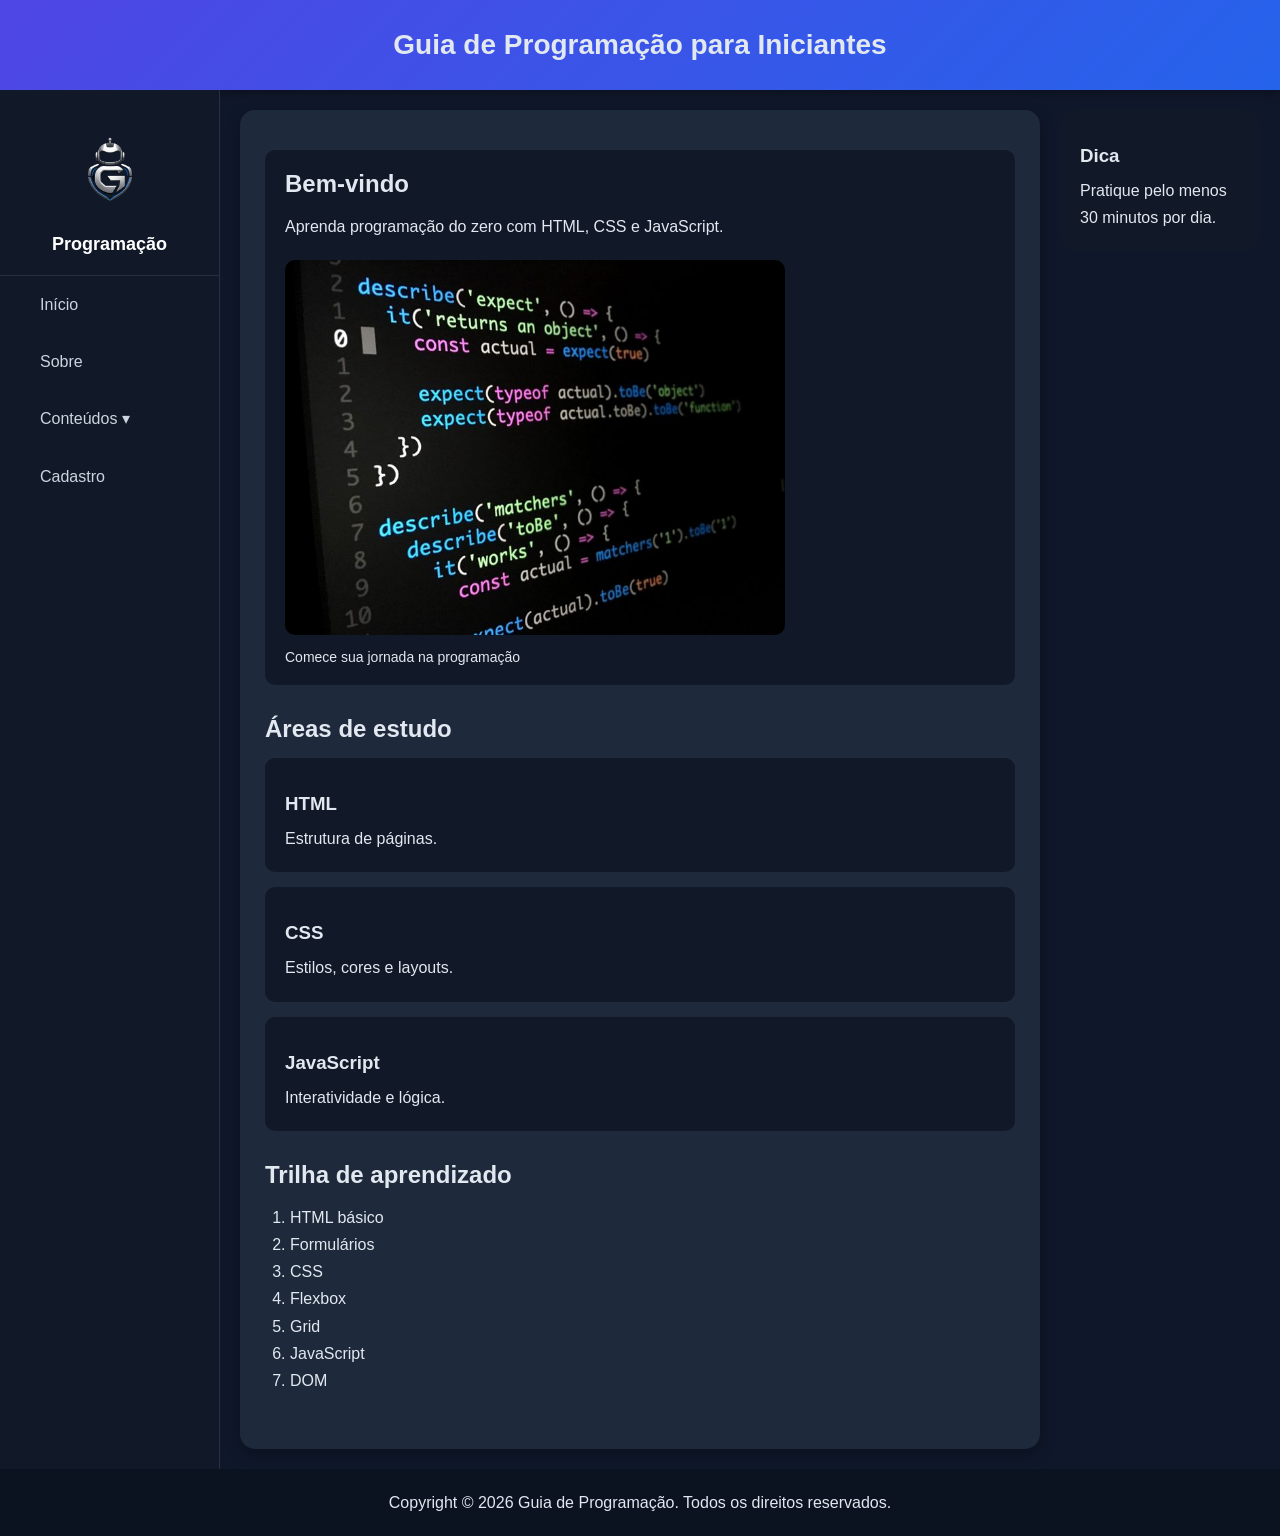
<file: index.html>
<!doctype html>
<html lang="pt-br">
  <head>
    <meta charset="UTF-8" />

    <title>Iniciantes em Programação</title>

    <link rel="icon" type="image/x-icon" href="anexos/logo.ico" />

    <link rel="stylesheet" href="css/style.css" />
  </head>

  <body>
    <header>Guia de Programação para Iniciantes</header>

    <nav class="menu">
      <figure class="logo">
        <img src="anexos/logo.png" alt="Logo" />

        <figcaption>Programação</figcaption>
      </figure>

      <ul>
        <li><a href="index.html">Início</a></li>

        <li><a href="pages/sobre.html"> Sobre </a></li>

        <li class="dropdown">
          <a href="#"> Conteúdos ▾ </a>

          <ul class="submenu">
            <li>
              <a href="pages/servicos.html#html"> HTML </a>
            </li>

            <li>
              <a href="pages/servicos.html#css"> CSS </a>
            </li>

            <li>
              <a href="pages/servicos.html#js"> JavaScript </a>
            </li>
          </ul>
        </li>

        <li>
          <a href="pages/contato.html"> Cadastro </a>
        </li>
      </ul>
    </nav>

    <main>
      <section>
        <article>
          <h2>Bem-vindo</h2>

          <p>Aprenda programação do zero com HTML, CSS e JavaScript.</p>

          <figure>
            <img src="anexos/anexo1.jpg" alt="Programação" />

            <figcaption>Comece sua jornada na programação</figcaption>
          </figure>
        </article>
      </section>

      <section>
        <h2>Áreas de estudo</h2>

        <article>
          <h3>HTML</h3>
          <p>Estrutura de páginas.</p>
        </article>

        <article>
          <h3>CSS</h3>
          <p>Estilos, cores e layouts.</p>
        </article>

        <article>
          <h3>JavaScript</h3>
          <p>Interatividade e lógica.</p>
        </article>
      </section>

      <section>
        <h2>Trilha de aprendizado</h2>

        <ol>
          <li>HTML básico</li>
          <li>Formulários</li>
          <li>CSS</li>
          <li>Flexbox</li>
          <li>Grid</li>
          <li>JavaScript</li>
          <li>DOM</li>
        </ol>
      </section>
    </main>

    <aside>
      <h3>Dica</h3>

      <p>Pratique pelo menos 30 minutos por dia.</p>
    </aside>

    <footer>
      <p>Copyright © 2026 Guia de Programação. Todos os direitos reservados.</p>
    </footer>
  </body>
</html>
</file>
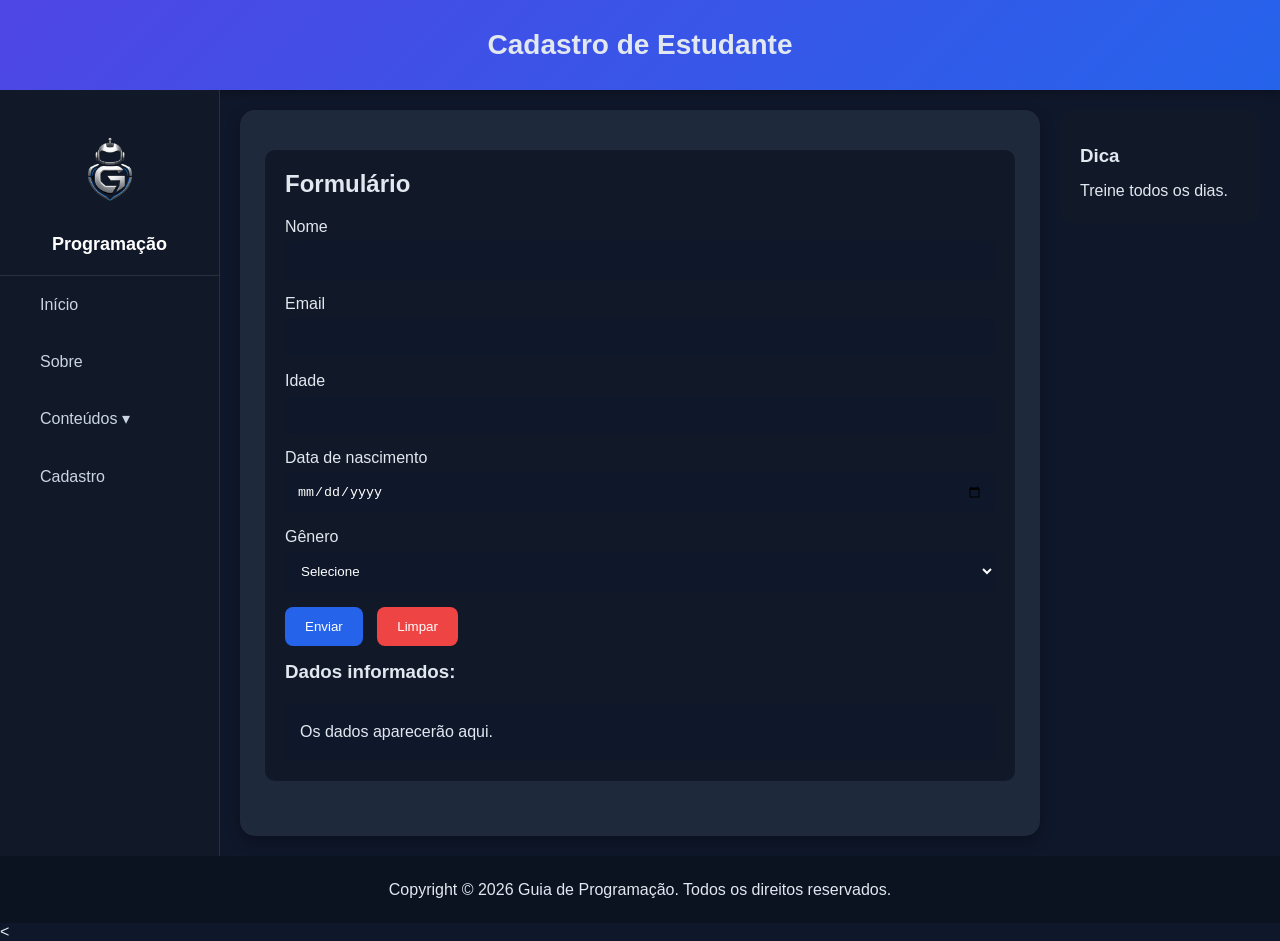
<file: pages/contato.html>
<!doctype html>
<html lang="pt-br">
  <head>
    <meta charset="UTF-8" />

    <title>Cadastro</title>

    <link rel="icon" type="image/x-icon" href="../anexos/logo.ico" />

    <link rel="stylesheet" href="../css/style.css" />
  </head>

  <body>
    <header>Cadastro de Estudante</header>

    <
    <nav class="menu">
      <figure class="logo">
        <img src="../anexos/logo.png" alt="Logo" />

        <figcaption>Programação</figcaption>
      </figure>

      <ul>
        <li><a href="../index.html">Início</a></li>

        <li><a href="sobre.html">Sobre</a></li>

        <li class="dropdown">
          <a href="#"> Conteúdos ▾ </a>

          <ul class="submenu">
            <li><a href="servicos.html#html">HTML</a></li>

            <li><a href="servicos.html#css">CSS</a></li>

            <li><a href="servicos.html#js">JavaScript</a></li>
          </ul>
        </li>

        <li><a href="contato.html">Cadastro</a></li>
      </ul>
    </nav>

    <main>
      <section>
        <article>
          <h2>Formulário</h2>

          <form>
            <label>Nome</label>
            <input type="text" id="nome" />

            <label>Email</label>
            <input type="email" id="email" />

            <label>Idade</label>
            <input type="number" id="idade" />

            <label>Data de nascimento</label>
            <input type="date" id="nascimento" />

            <label>Gênero</label>

            <select id="genero">
              <option value="">Selecione</option>
              <option>Masculino</option>
              <option>Feminino</option>
              <option>Outro</option>
            </select>

            <button type="button" onclick="mostrarDados()">Enviar</button>

            <button type="button" onclick="limparDados()">Limpar</button>
          </form>

          <h3>Dados informados:</h3>

          <p id="saida">Os dados aparecerão aqui.</p>
        </article>
      </section>
    </main>

    <aside>
      <h3>Dica</h3>

      <p>Treine todos os dias.</p>
    </aside>

    <footer>
      <p>Copyright © 2026 Guia de Programação. Todos os direitos reservados.</p>
    </footer>

    <script src="../js/script.js"></script>
  </body>
</html>
</file>
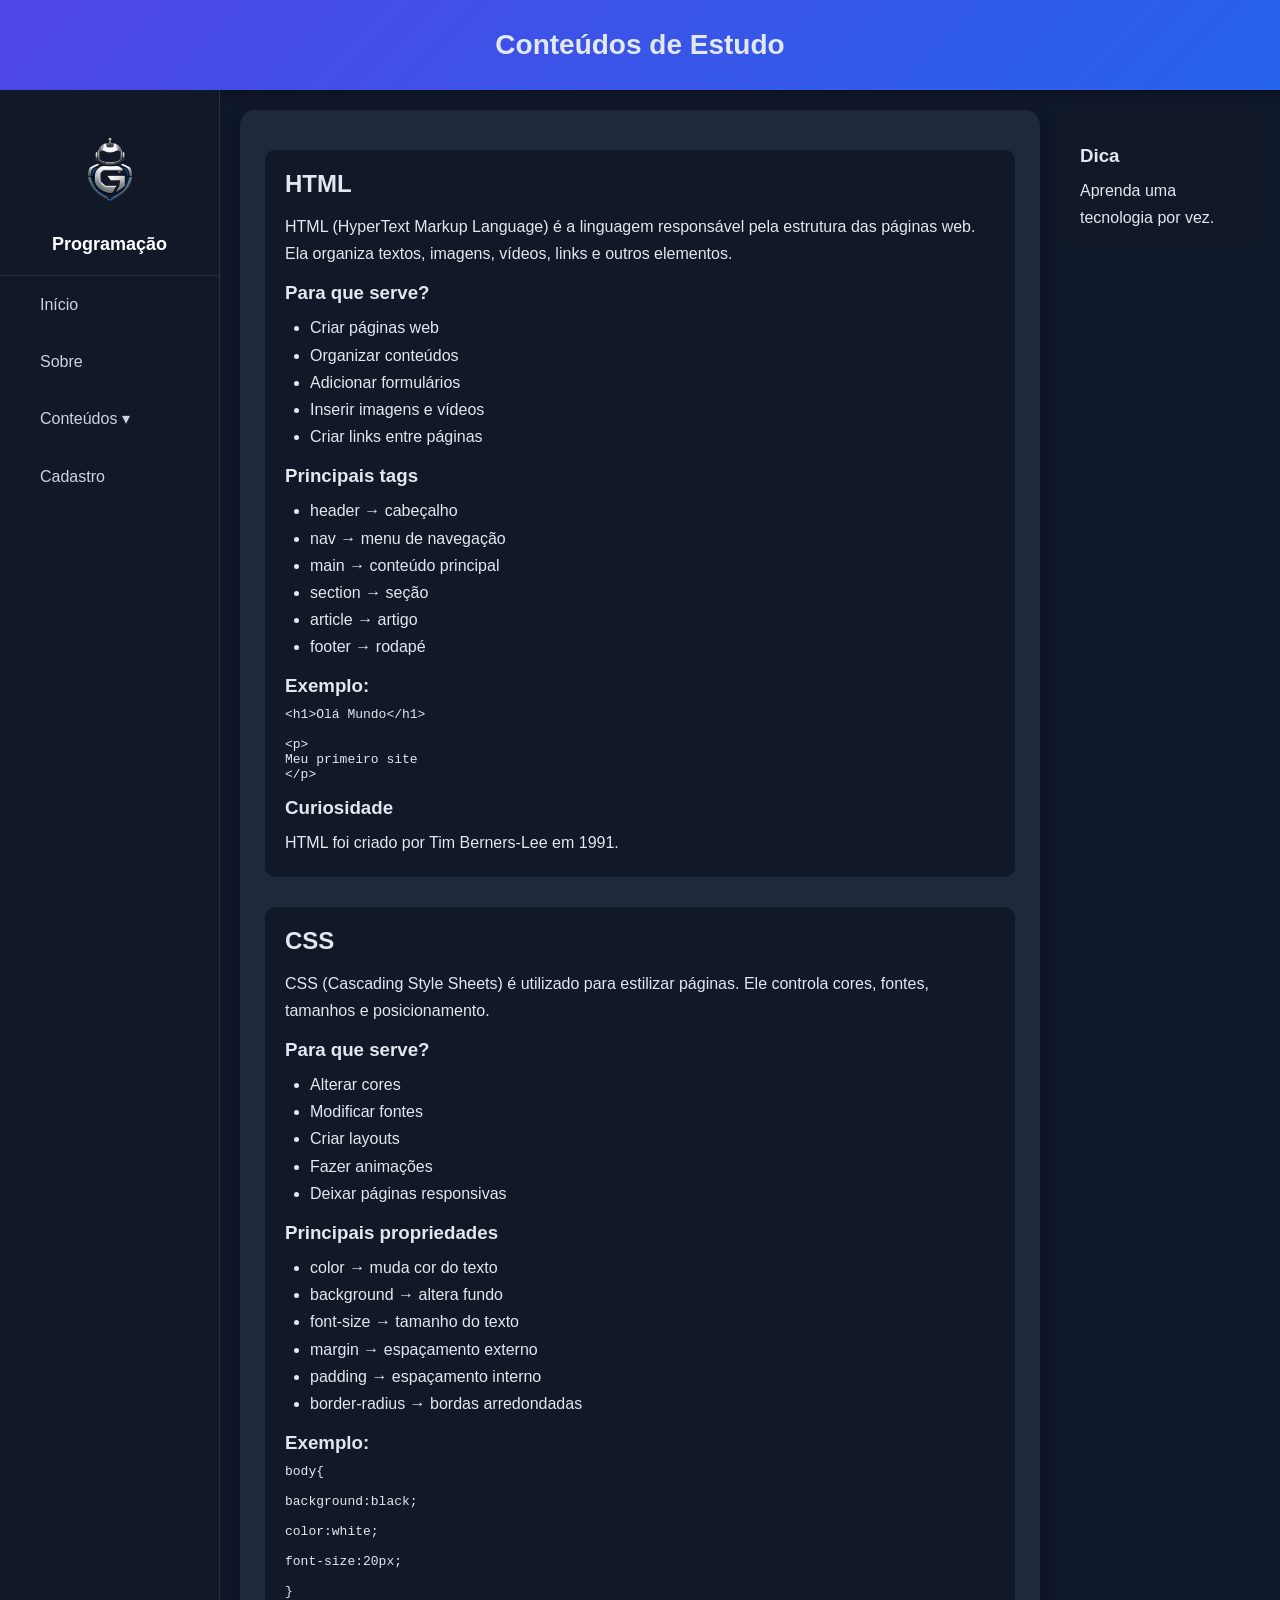
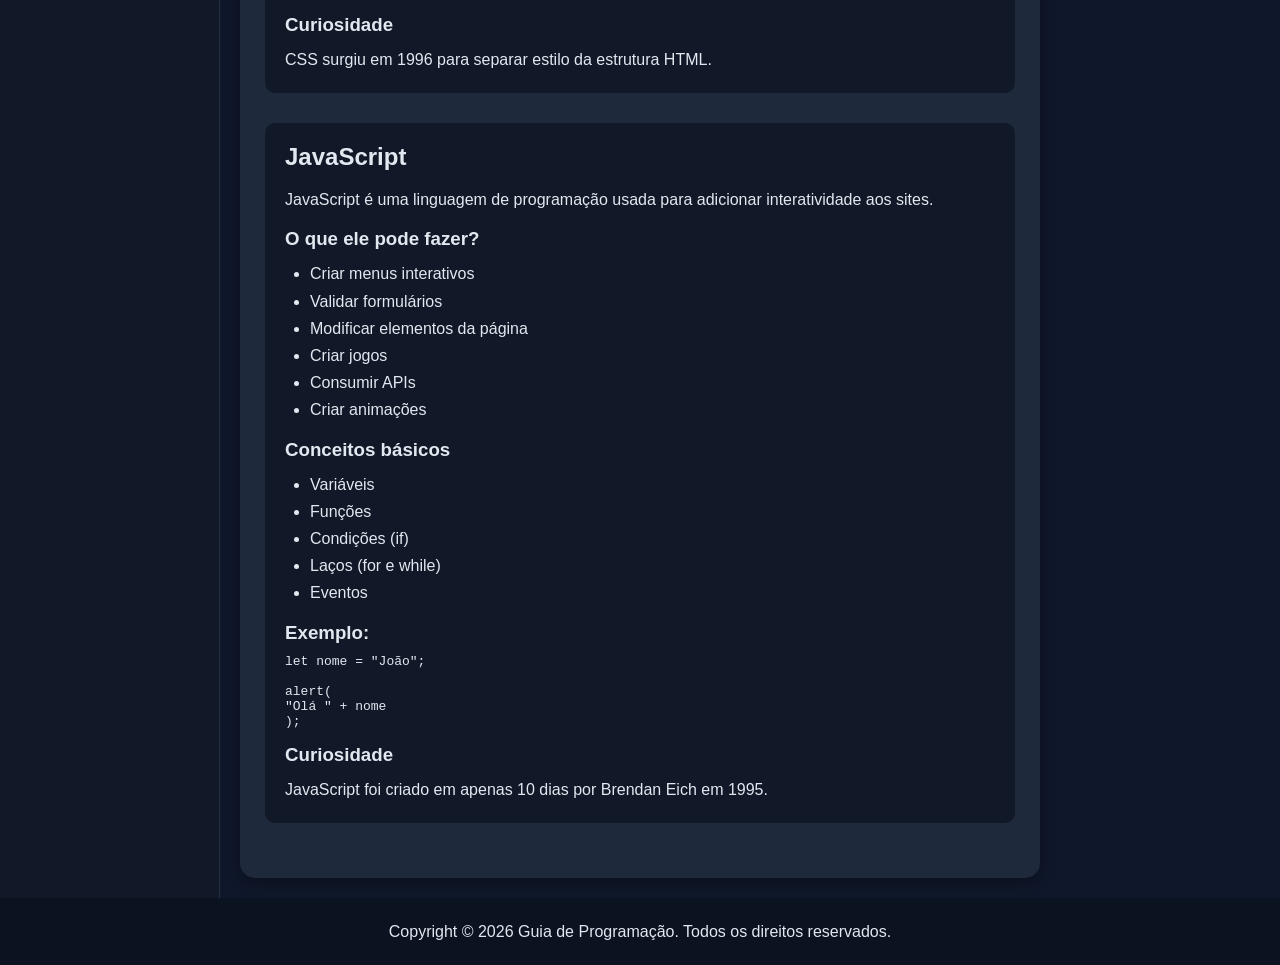
<file: pages/servicos.html>
<!doctype html>
<html lang="pt-br">
  <head>
    <meta charset="UTF-8" />

    <title>Conteúdos</title>

    <link rel="icon" type="image/x-icon" href="../anexos/logo.ico" />

    <link rel="stylesheet" href="../css/style.css" />
  </head>

  <body>
    <header>Conteúdos de Estudo</header>

    <nav class="menu">
      <figure class="logo">
        <img src="../anexos/logo.png" alt="Logo" />

        <figcaption>Programação</figcaption>
      </figure>

      <ul>
        <li><a href="../index.html">Início</a></li>

        <li><a href="sobre.html">Sobre</a></li>

        <li class="dropdown">
          <a href="#"> Conteúdos ▾ </a>

          <ul class="submenu">
            <li><a href="servicos.html#html">HTML</a></li>

            <li><a href="servicos.html#css">CSS</a></li>

            <li><a href="servicos.html#js">JavaScript</a></li>
          </ul>
        </li>

        <li><a href="contato.html">Cadastro</a></li>
      </ul>
    </nav>

    <main>
      <section id="html">
        <article>
          <h2>HTML</h2>

          <p>
            HTML (HyperText Markup Language) é a linguagem responsável pela
            estrutura das páginas web. Ela organiza textos, imagens, vídeos,
            links e outros elementos.
          </p>

          <h3>Para que serve?</h3>

          <ul>
            <li>Criar páginas web</li>
            <li>Organizar conteúdos</li>
            <li>Adicionar formulários</li>
            <li>Inserir imagens e vídeos</li>
            <li>Criar links entre páginas</li>
          </ul>

          <h3>Principais tags</h3>

          <ul>
            <li>header → cabeçalho</li>
            <li>nav → menu de navegação</li>
            <li>main → conteúdo principal</li>
            <li>section → seção</li>
            <li>article → artigo</li>
            <li>footer → rodapé</li>
          </ul>

          <h3>Exemplo:</h3>

          <pre>
&lt;h1&gt;Olá Mundo&lt;/h1&gt;

&lt;p&gt;
Meu primeiro site
&lt;/p&gt;
</pre
          >

          <h3>Curiosidade</h3>

          <p>HTML foi criado por Tim Berners-Lee em 1991.</p>
        </article>
      </section>

      <section id="css">
        <article>
          <h2>CSS</h2>

          <p>
            CSS (Cascading Style Sheets) é utilizado para estilizar páginas. Ele
            controla cores, fontes, tamanhos e posicionamento.
          </p>

          <h3>Para que serve?</h3>

          <ul>
            <li>Alterar cores</li>
            <li>Modificar fontes</li>
            <li>Criar layouts</li>
            <li>Fazer animações</li>
            <li>Deixar páginas responsivas</li>
          </ul>

          <h3>Principais propriedades</h3>

          <ul>
            <li>color → muda cor do texto</li>

            <li>background → altera fundo</li>

            <li>font-size → tamanho do texto</li>

            <li>margin → espaçamento externo</li>

            <li>padding → espaçamento interno</li>

            <li>border-radius → bordas arredondadas</li>
          </ul>

          <h3>Exemplo:</h3>

          <pre>
body{

background:black;

color:white;

font-size:20px;

}
</pre
          >

          <h3>Curiosidade</h3>

          <p>CSS surgiu em 1996 para separar estilo da estrutura HTML.</p>
        </article>
      </section>

      <section id="js">
        <article>
          <h2>JavaScript</h2>

          <p>
            JavaScript é uma linguagem de programação usada para adicionar
            interatividade aos sites.
          </p>

          <h3>O que ele pode fazer?</h3>

          <ul>
            <li>Criar menus interativos</li>

            <li>Validar formulários</li>

            <li>Modificar elementos da página</li>

            <li>Criar jogos</li>

            <li>Consumir APIs</li>

            <li>Criar animações</li>
          </ul>

          <h3>Conceitos básicos</h3>

          <ul>
            <li>Variáveis</li>

            <li>Funções</li>

            <li>Condições (if)</li>

            <li>Laços (for e while)</li>

            <li>Eventos</li>
          </ul>

          <h3>Exemplo:</h3>

          <pre>
let nome = "João";

alert(
"Olá " + nome
);
</pre
          >

          <h3>Curiosidade</h3>

          <p>
            JavaScript foi criado em apenas 10 dias por Brendan Eich em 1995.
          </p>
        </article>
      </section>
    </main>

    <aside>
      <h3>Dica</h3>

      <p>Aprenda uma tecnologia por vez.</p>
    </aside>

    <footer>
      <p>Copyright © 2026 Guia de Programação. Todos os direitos reservados.</p>
    </footer>
  </body>
</html>
</file>
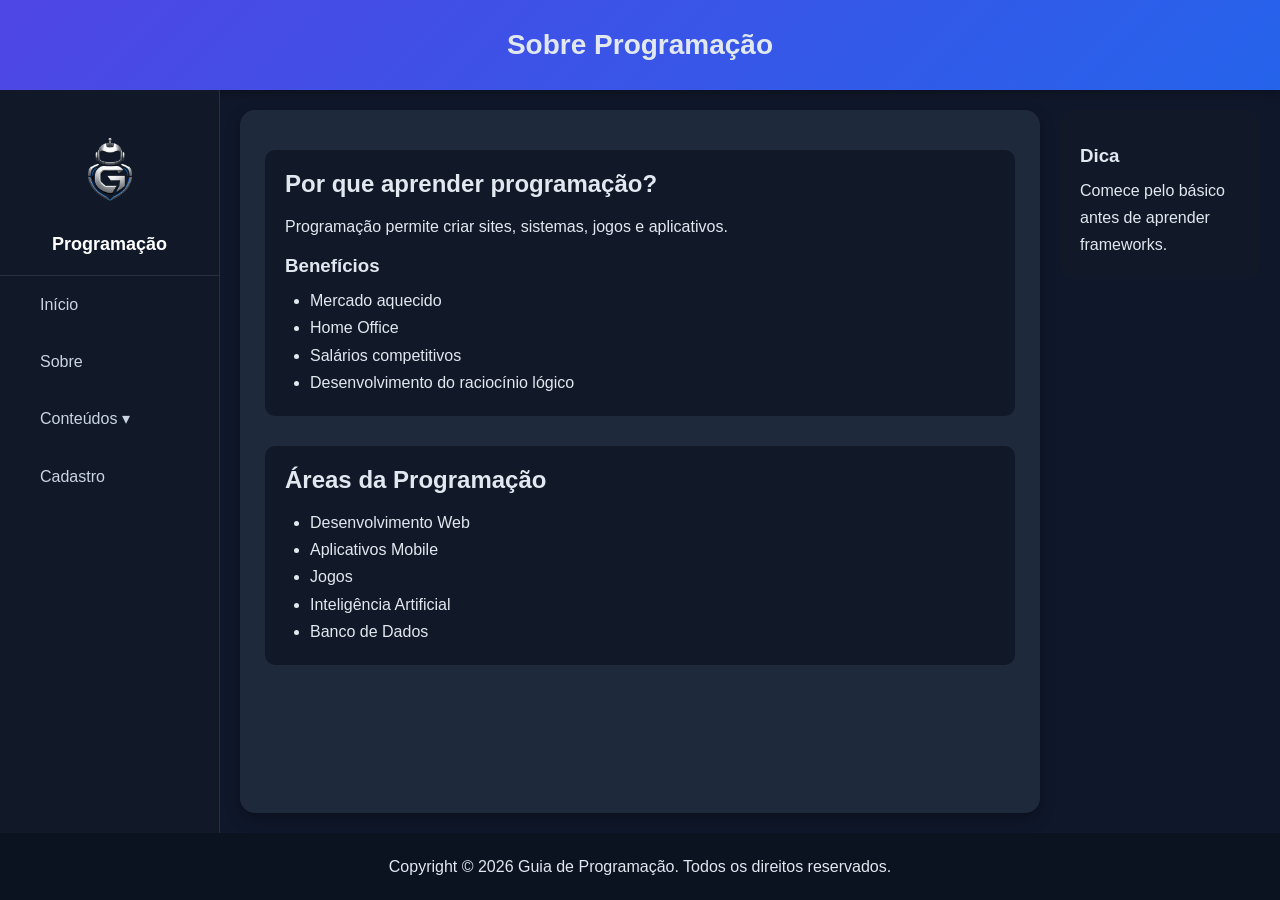
<file: pages/sobre.html>
<!doctype html>
<html lang="pt-br">
  <head>
    <meta charset="UTF-8" />

    <title>Sobre</title>

    <link rel="icon" type="image/x-icon" href="../anexos/logo.ico" />

    <link rel="stylesheet" href="../css/style.css" />
  </head>

  <body>
    <header>Sobre Programação</header>

    <nav class="menu">
      <figure class="logo">
        <img src="../anexos/logo.png" alt="Logo" />

        <figcaption>Programação</figcaption>
      </figure>

      <ul>
        <li><a href="../index.html">Início</a></li>

        <li><a href="sobre.html">Sobre</a></li>

        <li class="dropdown">
          <a href="#"> Conteúdos ▾ </a>

          <ul class="submenu">
            <li><a href="servicos.html#html">HTML</a></li>

            <li><a href="servicos.html#css">CSS</a></li>

            <li><a href="servicos.html#js">JavaScript</a></li>
          </ul>
        </li>

        <li><a href="contato.html">Cadastro</a></li>
      </ul>
    </nav>

    <main>
      <section>
        <article>
          <h2>Por que aprender programação?</h2>

          <p>Programação permite criar sites, sistemas, jogos e aplicativos.</p>

          <h3>Benefícios</h3>

          <ul>
            <li>Mercado aquecido</li>
            <li>Home Office</li>
            <li>Salários competitivos</li>
            <li>Desenvolvimento do raciocínio lógico</li>
          </ul>
        </article>
      </section>

      <section>
        <article>
          <h2>Áreas da Programação</h2>

          <ul>
            <li>Desenvolvimento Web</li>
            <li>Aplicativos Mobile</li>
            <li>Jogos</li>
            <li>Inteligência Artificial</li>
            <li>Banco de Dados</li>
          </ul>
        </article>
      </section>
    </main>

    <aside>
      <h3>Dica</h3>

      <p>Comece pelo básico antes de aprender frameworks.</p>
    </aside>

    <footer>
      <p>Copyright © 2026 Guia de Programação. Todos os direitos reservados.</p>
    </footer>
  </body>
</html>
</file>
<file: css/style.css>
/* =========================
   CONFIGURAÇÕES GERAIS
========================= */

* {
  margin: 0;
  padding: 0;
  box-sizing: border-box;
}

body {
  font-family: "Segoe UI", Arial, sans-serif;

  display: grid;

  grid-template-columns: 220px 1fr 220px;

  /* Faz nav, main e aside ocuparem a área corretamente */

  grid-template-rows: auto 1fr auto;

  grid-template-areas:
    "header header header"
    "nav main aside"
    "footer footer footer";

  min-height: 100vh;

  background: #0f172a;

  color: #e2e8f0;
}

/* =========================
   HEADER
========================= */

header {
  grid-area: header;

  display: flex;
  align-items: center;
  justify-content: center;

  height: 90px;

  font-size: 28px;
  font-weight: bold;

  text-align: center;

  background: linear-gradient(135deg, #4f46e5, #2563eb);

  box-shadow: 0 3px 10px rgba(0, 0, 0, 0.3);
}

/* =========================
   NAVBAR
========================= */

nav {
  grid-area: nav;

  background: #111827;

  border-right: 1px solid rgba(255, 255, 255, 0.1);

  min-height: 100%;
}

.menu ul {
  list-style: none;
}

.menu li {
  position: relative;
}

.menu a {
  display: block;

  padding: 15px;

  color: #cbd5e1;

  text-decoration: none;

  transition: 0.3s;
}

.menu a:hover {
  background: #2563eb;

  color: white;
}

/* =========================
   DROPDOWN
========================= */

.dropdown{
    position:relative;
}

/* Submenu escondido */

.submenu{

    display:none;

    position:relative;

    background:#1e293b;

    width:100%;

    margin-top:0;

    border-left:3px solid #2563eb;

}

/* Mostrar submenu */

.dropdown:hover .submenu{

    display:block;

}

/* Links internos */

.submenu a{

    padding-left:35px;

    font-size:14px;

}
/* =========================
   MAIN
========================= */

main {
  grid-area: main;

  margin: 20px;

  padding: 25px;

  background: #1e293b;

  border-radius: 15px;

  box-shadow: 0 5px 15px rgba(0, 0, 0, 0.3);
}

/* =========================
   SECTIONS E ARTICLES
========================= */

section {
  margin-bottom: 30px;
}

article {
  margin-top: 15px;

  padding: 20px;

  background: #111827;

  border-radius: 10px;
}

/* =========================
   TEXTOS
========================= */

h2 {
  margin-bottom: 15px;
}

h3 {
  margin-top: 15px;

  margin-bottom: 10px;
}

p,
li {
  line-height: 1.7;
}

ul,
ol {
  margin-left: 25px;
}

/* =========================
   IMAGENS
========================= */

figure {
  margin-top: 20px;
}

img {
  width: 100%;

  max-width: 500px;

  border-radius: 10px;
}

figcaption {
  margin-top: 10px;

  font-size: 14px;
}

/* =========================
   ASIDE
========================= */

aside {
  grid-area: aside;

  margin: 20px 20px 20px 0;

  padding: 20px;

  background: #111827;

  border-radius: 15px;

  align-self: start;
}

/* =========================
   FORMULÁRIO
========================= */

form {
  margin-top: 20px;
}

label {
  display: block;

  margin-bottom: 5px;
}

input,
select {
  width: 100%;

  padding: 12px;

  margin-bottom: 15px;

  border: none;

  border-radius: 8px;

  background: #0f172a;

  color: white;
}

input:focus,
select:focus {
  outline: 2px solid #2563eb;
}

/* =========================
   BOTÕES
========================= */

button {
  padding: 12px 20px;

  border: none;

  border-radius: 8px;

  cursor: pointer;

  margin-right: 10px;

  transition: 0.3s;
}

button:hover {
  opacity: 0.9;
}

button:first-of-type {
  background: #2563eb;

  color: white;
}

button:last-of-type {
  background: #ef4444;

  color: white;
}

/* =========================
   SAÍDA DOS DADOS
========================= */

#saida {
  margin-top: 20px;

  padding: 15px;

  background: #0f172a;

  border-radius: 10px;
}

/* =========================
   FOOTER
========================= */

footer {
  grid-area: footer;

  background: #0b1220;

  padding: 20px;

  text-align: center;
}

/* =========================
   RESPONSIVIDADE
========================= */

@media (max-width: 768px) {
  body {
    grid-template-columns: 1fr;

    grid-template-rows: auto;

    grid-template-areas:
      "header"
      "nav"
      "main"
      "aside"
      "footer";
  }

  main,
  aside {
    margin: 10px;
  }

  header {
    font-size: 22px;

    height: 70px;
  }

  .submenu {
    position: static;

    width: 100%;
  }
}
/* =========================
   LOGO NAVBAR
========================= */

.logo{

text-align:center;

padding:20px;

border-bottom:
1px solid rgba(255,255,255,.1);

}

.logo img{

width:80px;

height:80px;

object-fit:contain;

margin-bottom:10px;

}

.logo figcaption{

font-size:18px;

font-weight:bold;

color:white;

}
</file>
